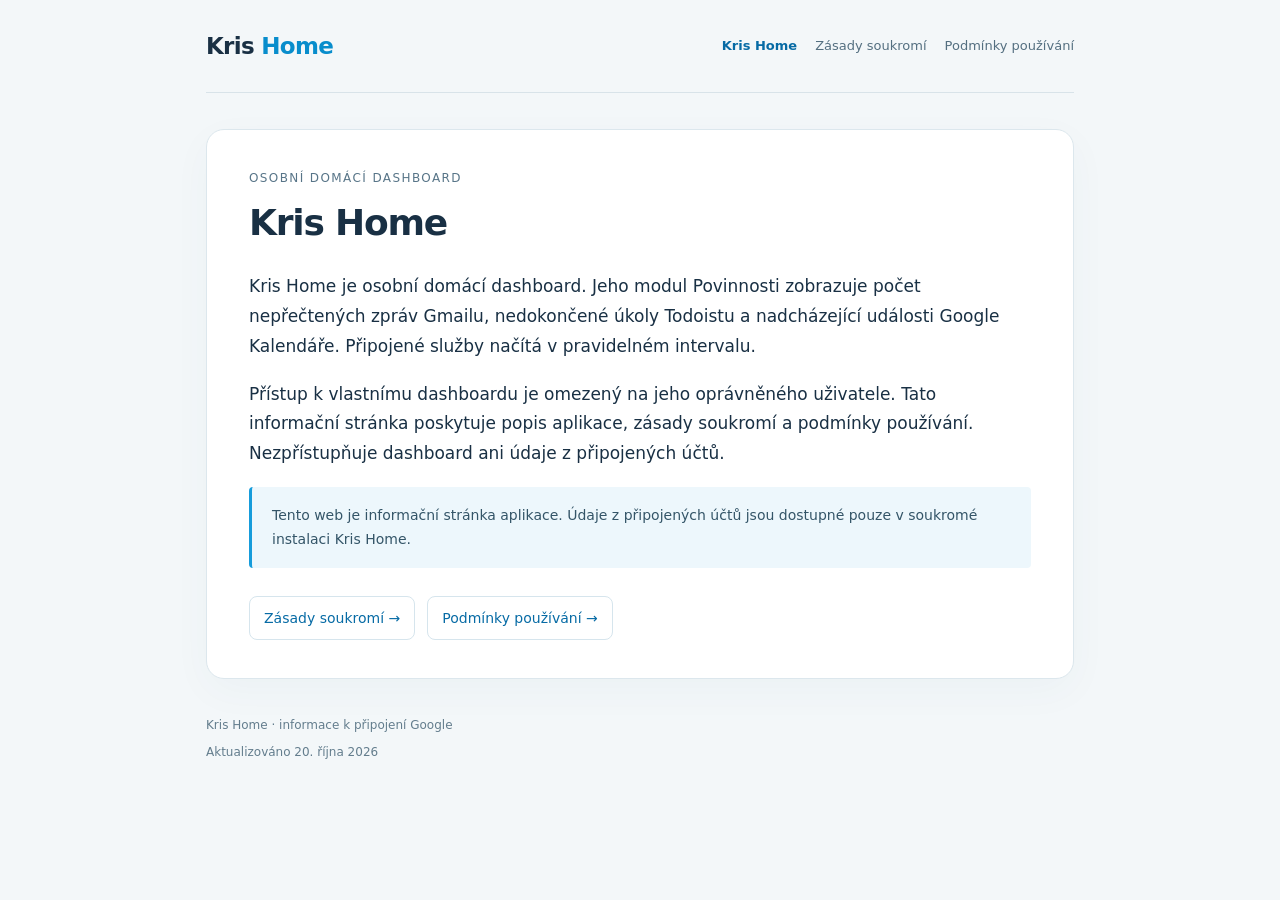
<file: index.html>
<!doctype html>
<html lang="cs"><head><meta charset="utf-8"><meta name="viewport" content="width=device-width,initial-scale=1"><meta name="description" content="Informace o osobním dashboardu Kris Home a o čtecím připojení Gmailu a Google Kalendáře."><meta name="referrer" content="no-referrer"><title>Kris Home · Kris Home</title><link rel="stylesheet" href="style.css"></head><body><div class="shell"><header><a class="brand" href="index.html">Kris <span>Home</span></a><nav aria-label="Informační stránky"><a href="index.html" aria-current="page">Kris Home</a><a href="privacy.html">Zásady soukromí</a><a href="terms.html">Podmínky používání</a></nav></header><main><p class="eyebrow">Osobní domácí dashboard</p><h1>Kris Home</h1><p>Kris Home je osobní domácí dashboard. Jeho modul Povinnosti zobrazuje počet nepřečtených zpráv Gmailu, nedokončené úkoly Todoistu a nadcházející události Google Kalendáře. Připojené služby načítá v pravidelném intervalu.</p><p>Přístup k vlastnímu dashboardu je omezený na jeho oprávněného uživatele. Tato informační stránka poskytuje popis aplikace, zásady soukromí a podmínky používání. Nezpřístupňuje dashboard ani údaje z připojených účtů.</p><p class="note">Tento web je informační stránka aplikace. Údaje z připojených účtů jsou dostupné pouze v soukromé instalaci Kris Home.</p><div class="links"><a href="privacy.html">Zásady soukromí →</a><a href="terms.html">Podmínky používání →</a></div></main><footer><p>Kris Home · informace k připojení Google</p><p>Aktualizováno 20. října 2026</p></footer></div></body></html>
</file>
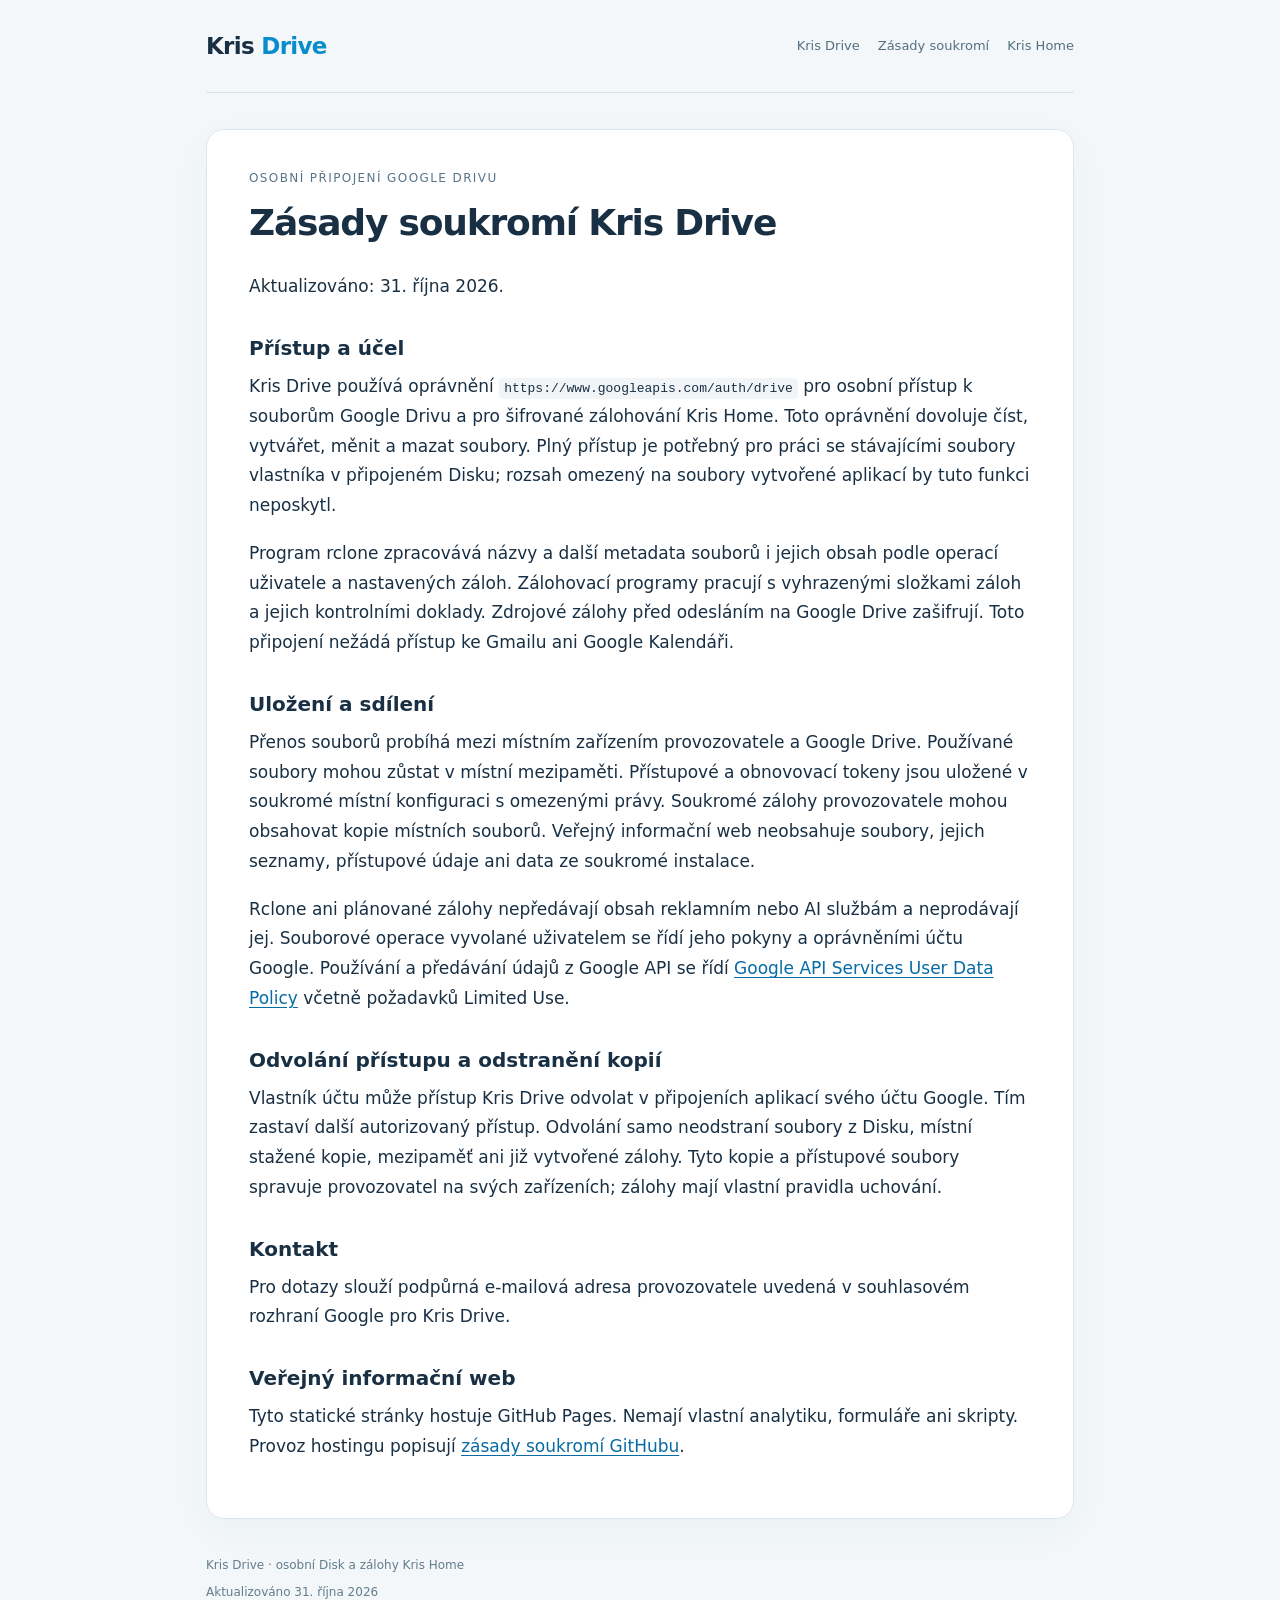
<file: drive-privacy.html>
<!doctype html>
<html lang="cs"><head><meta charset="utf-8"><meta name="viewport" content="width=device-width,initial-scale=1"><meta name="description" content="Kris Drive – osobní připojení Google Drivu a šifrované zálohy Kris Home."><meta name="referrer" content="no-referrer"><title>Zásady soukromí · Kris Drive</title><link rel="stylesheet" href="style.css"></head><body><div class="shell"><header><a class="brand" href="drive.html">Kris <span>Drive</span></a><nav aria-label="Informační stránky Disku"><a href="drive.html">Kris Drive</a><a href="drive-privacy.html">Zásady soukromí</a><a href="index.html">Kris Home</a></nav></header><main><p class="eyebrow">Osobní připojení Google Drivu</p><h1>Zásady soukromí Kris Drive</h1><p>Aktualizováno: 31. října 2026.</p><h2>Přístup a účel</h2><p>Kris Drive používá oprávnění <code>https://www.googleapis.com/auth/drive</code> pro osobní přístup k souborům Google Drivu a pro šifrované zálohování Kris Home. Toto oprávnění dovoluje číst, vytvářet, měnit a mazat soubory. Plný přístup je potřebný pro práci se stávajícími soubory vlastníka v připojeném Disku; rozsah omezený na soubory vytvořené aplikací by tuto funkci neposkytl.</p><p>Program rclone zpracovává názvy a další metadata souborů i jejich obsah podle operací uživatele a nastavených záloh. Zálohovací programy pracují s vyhrazenými složkami záloh a jejich kontrolními doklady. Zdrojové zálohy před odesláním na Google Drive zašifrují. Toto připojení nežádá přístup ke Gmailu ani Google Kalendáři.</p><h2>Uložení a sdílení</h2><p>Přenos souborů probíhá mezi místním zařízením provozovatele a Google Drive. Používané soubory mohou zůstat v místní mezipaměti. Přístupové a obnovovací tokeny jsou uložené v soukromé místní konfiguraci s omezenými právy. Soukromé zálohy provozovatele mohou obsahovat kopie místních souborů. Veřejný informační web neobsahuje soubory, jejich seznamy, přístupové údaje ani data ze soukromé instalace.</p><p>Rclone ani plánované zálohy nepředávají obsah reklamním nebo AI službám a neprodávají jej. Souborové operace vyvolané uživatelem se řídí jeho pokyny a oprávněními účtu Google. Používání a předávání údajů z Google API se řídí <a href="https://developers.google.com/terms/api-services-user-data-policy" rel="noreferrer">Google API Services User Data Policy</a> včetně požadavků Limited Use.</p><h2>Odvolání přístupu a odstranění kopií</h2><p>Vlastník účtu může přístup Kris Drive odvolat v připojeních aplikací svého účtu Google. Tím zastaví další autorizovaný přístup. Odvolání samo neodstraní soubory z Disku, místní stažené kopie, mezipaměť ani již vytvořené zálohy. Tyto kopie a přístupové soubory spravuje provozovatel na svých zařízeních; zálohy mají vlastní pravidla uchování.</p><h2>Kontakt</h2><p>Pro dotazy slouží podpůrná e-mailová adresa provozovatele uvedená v souhlasovém rozhraní Google pro Kris Drive.</p><h2>Veřejný informační web</h2><p>Tyto statické stránky hostuje GitHub Pages. Nemají vlastní analytiku, formuláře ani skripty. Provoz hostingu popisují <a href="https://docs.github.com/en/site-policy/privacy-policies/github-general-privacy-statement" rel="noreferrer">zásady soukromí GitHubu</a>.</p></main><footer><p>Kris Drive · osobní Disk a zálohy Kris Home</p><p>Aktualizováno 31. října 2026</p></footer></div></body></html>
</file>
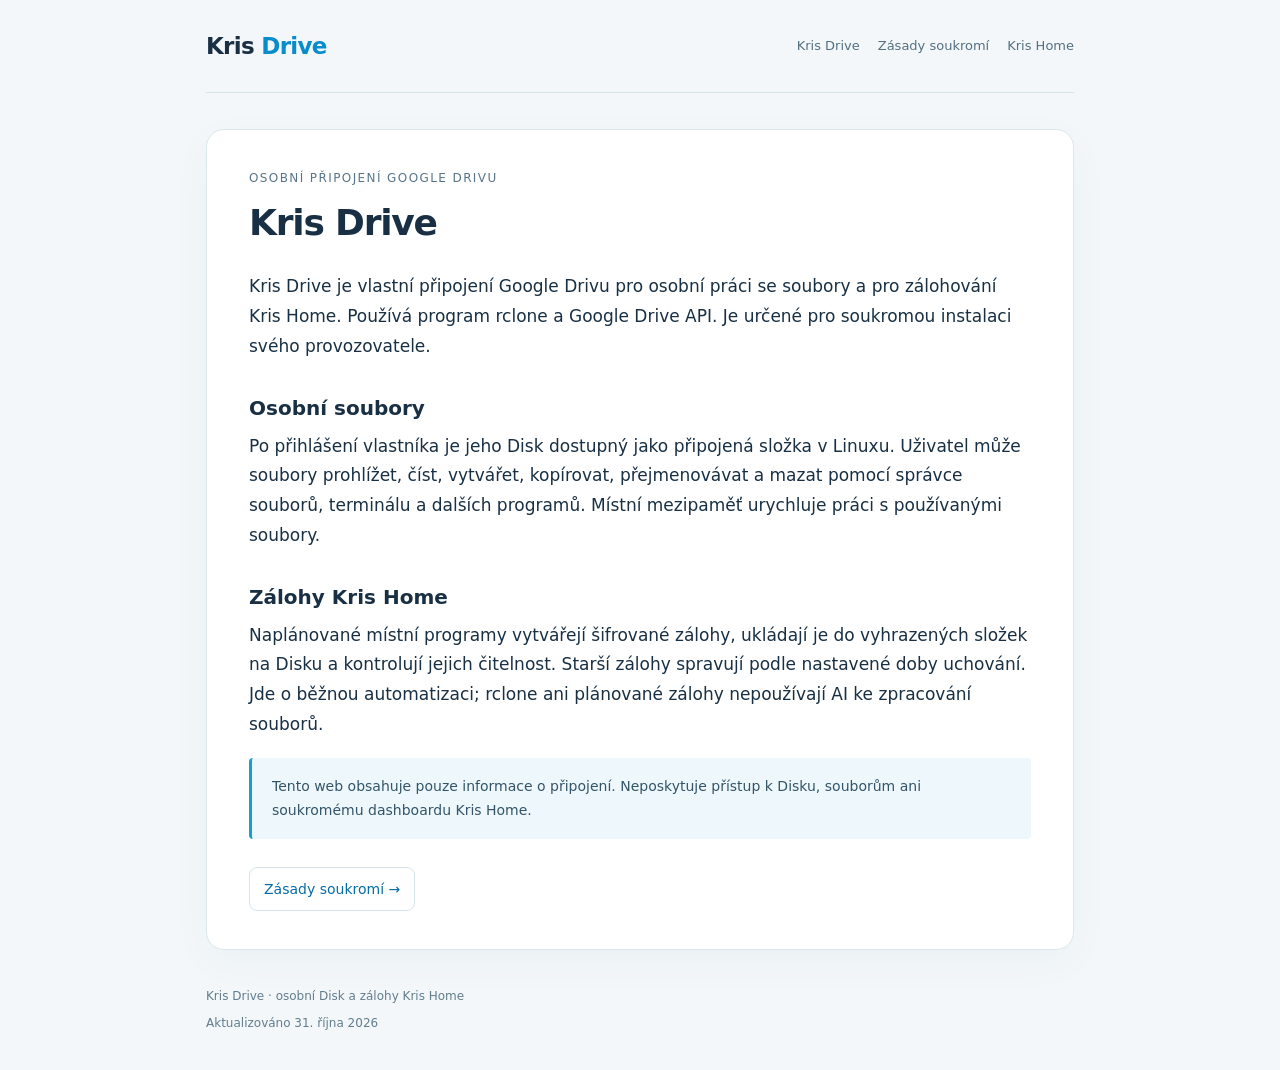
<file: drive.html>
<!doctype html>
<html lang="cs"><head><meta charset="utf-8"><meta name="viewport" content="width=device-width,initial-scale=1"><meta name="description" content="Kris Drive – osobní připojení Google Drivu a šifrované zálohy Kris Home."><meta name="referrer" content="no-referrer"><title>Kris Drive</title><link rel="stylesheet" href="style.css"></head><body><div class="shell"><header><a class="brand" href="drive.html">Kris <span>Drive</span></a><nav aria-label="Informační stránky Disku"><a href="drive.html">Kris Drive</a><a href="drive-privacy.html">Zásady soukromí</a><a href="index.html">Kris Home</a></nav></header><main><p class="eyebrow">Osobní připojení Google Drivu</p><h1>Kris Drive</h1><p>Kris Drive je vlastní připojení Google Drivu pro osobní práci se soubory a pro zálohování Kris Home. Používá program rclone a Google Drive API. Je určené pro soukromou instalaci svého provozovatele.</p><h2>Osobní soubory</h2><p>Po přihlášení vlastníka je jeho Disk dostupný jako připojená složka v Linuxu. Uživatel může soubory prohlížet, číst, vytvářet, kopírovat, přejmenovávat a mazat pomocí správce souborů, terminálu a dalších programů. Místní mezipaměť urychluje práci s používanými soubory.</p><h2>Zálohy Kris Home</h2><p>Naplánované místní programy vytvářejí šifrované zálohy, ukládají je do vyhrazených složek na Disku a kontrolují jejich čitelnost. Starší zálohy spravují podle nastavené doby uchování. Jde o běžnou automatizaci; rclone ani plánované zálohy nepoužívají AI ke zpracování souborů.</p><p class="note">Tento web obsahuje pouze informace o připojení. Neposkytuje přístup k Disku, souborům ani soukromému dashboardu Kris Home.</p><div class="links"><a href="drive-privacy.html">Zásady soukromí →</a></div></main><footer><p>Kris Drive · osobní Disk a zálohy Kris Home</p><p>Aktualizováno 31. října 2026</p></footer></div></body></html>
</file>
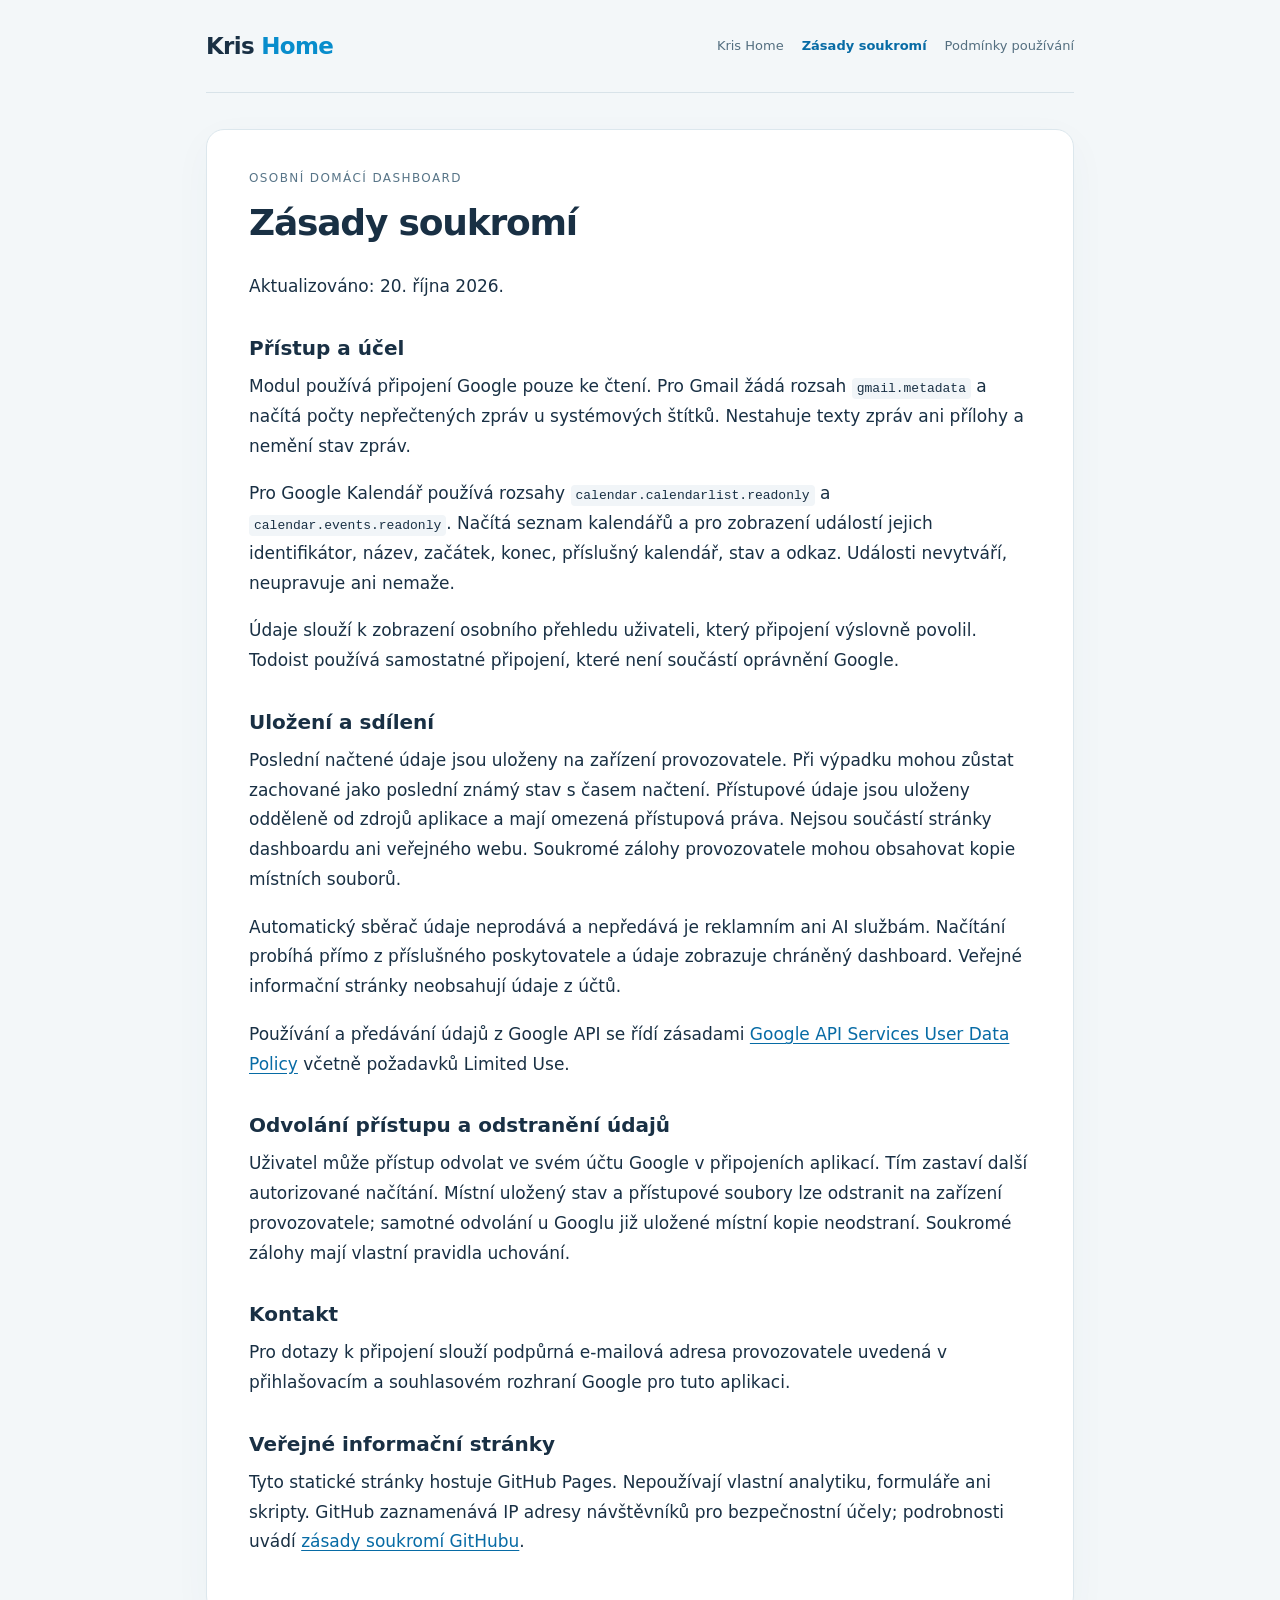
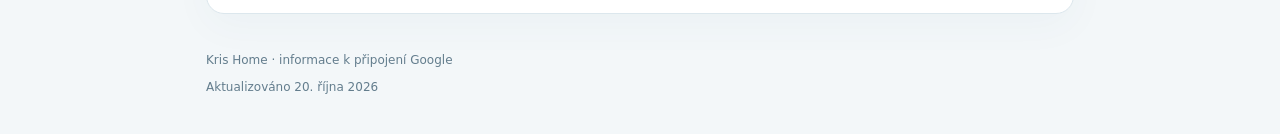
<file: privacy.html>
<!doctype html>
<html lang="cs"><head><meta charset="utf-8"><meta name="viewport" content="width=device-width,initial-scale=1"><meta name="description" content="Informace o osobním dashboardu Kris Home a o čtecím připojení Gmailu a Google Kalendáře."><meta name="referrer" content="no-referrer"><title>Zásady soukromí · Kris Home</title><link rel="stylesheet" href="style.css"></head><body><div class="shell"><header><a class="brand" href="index.html">Kris <span>Home</span></a><nav aria-label="Informační stránky"><a href="index.html">Kris Home</a><a href="privacy.html" aria-current="page">Zásady soukromí</a><a href="terms.html">Podmínky používání</a></nav></header><main><p class="eyebrow">Osobní domácí dashboard</p><h1>Zásady soukromí</h1><p>Aktualizováno: 20. října 2026.</p><h2>Přístup a účel</h2><p>Modul používá připojení Google pouze ke čtení. Pro Gmail žádá rozsah <code>gmail.metadata</code> a načítá počty nepřečtených zpráv u systémových štítků. Nestahuje texty zpráv ani přílohy a nemění stav zpráv.</p><p>Pro Google Kalendář používá rozsahy <code>calendar.calendarlist.readonly</code> a <code>calendar.events.readonly</code>. Načítá seznam kalendářů a pro zobrazení událostí jejich identifikátor, název, začátek, konec, příslušný kalendář, stav a odkaz. Události nevytváří, neupravuje ani nemaže.</p><p>Údaje slouží k zobrazení osobního přehledu uživateli, který připojení výslovně povolil. Todoist používá samostatné připojení, které není součástí oprávnění Google.</p><h2>Uložení a sdílení</h2><p>Poslední načtené údaje jsou uloženy na zařízení provozovatele. Při výpadku mohou zůstat zachované jako poslední známý stav s časem načtení. Přístupové údaje jsou uloženy odděleně od zdrojů aplikace a mají omezená přístupová práva. Nejsou součástí stránky dashboardu ani veřejného webu. Soukromé zálohy provozovatele mohou obsahovat kopie místních souborů.</p><p>Automatický sběrač údaje neprodává a nepředává je reklamním ani AI službám. Načítání probíhá přímo z příslušného poskytovatele a údaje zobrazuje chráněný dashboard. Veřejné informační stránky neobsahují údaje z účtů.</p><p>Používání a předávání údajů z Google API se řídí zásadami <a href="https://developers.google.com/terms/api-services-user-data-policy" rel="noreferrer">Google API Services User Data Policy</a> včetně požadavků Limited Use.</p><h2>Odvolání přístupu a odstranění údajů</h2><p>Uživatel může přístup odvolat ve svém účtu Google v připojeních aplikací. Tím zastaví další autorizované načítání. Místní uložený stav a přístupové soubory lze odstranit na zařízení provozovatele; samotné odvolání u Googlu již uložené místní kopie neodstraní. Soukromé zálohy mají vlastní pravidla uchování.</p><h2>Kontakt</h2><p>Pro dotazy k připojení slouží podpůrná e-mailová adresa provozovatele uvedená v přihlašovacím a souhlasovém rozhraní Google pro tuto aplikaci.</p><h2>Veřejné informační stránky</h2><p>Tyto statické stránky hostuje GitHub Pages. Nepoužívají vlastní analytiku, formuláře ani skripty. GitHub zaznamenává IP adresy návštěvníků pro bezpečnostní účely; podrobnosti uvádí <a href="https://docs.github.com/en/site-policy/privacy-policies/github-general-privacy-statement" rel="noreferrer">zásady soukromí GitHubu</a>.</p></main><footer><p>Kris Home · informace k připojení Google</p><p>Aktualizováno 20. října 2026</p></footer></div></body></html>
</file>
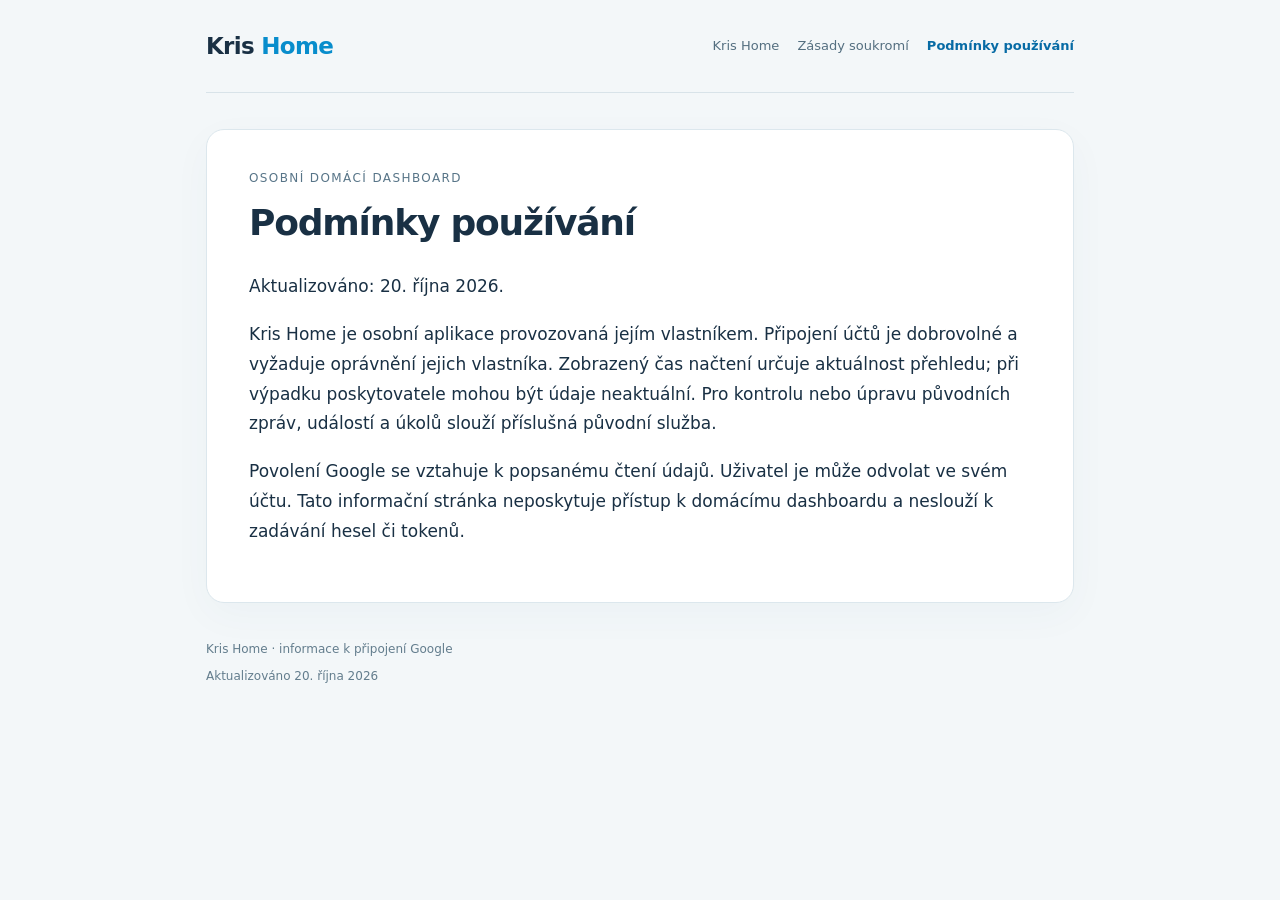
<file: terms.html>
<!doctype html>
<html lang="cs"><head><meta charset="utf-8"><meta name="viewport" content="width=device-width,initial-scale=1"><meta name="description" content="Informace o osobním dashboardu Kris Home a o čtecím připojení Gmailu a Google Kalendáře."><meta name="referrer" content="no-referrer"><title>Podmínky používání · Kris Home</title><link rel="stylesheet" href="style.css"></head><body><div class="shell"><header><a class="brand" href="index.html">Kris <span>Home</span></a><nav aria-label="Informační stránky"><a href="index.html">Kris Home</a><a href="privacy.html">Zásady soukromí</a><a href="terms.html" aria-current="page">Podmínky používání</a></nav></header><main><p class="eyebrow">Osobní domácí dashboard</p><h1>Podmínky používání</h1><p>Aktualizováno: 20. října 2026.</p><p>Kris Home je osobní aplikace provozovaná jejím vlastníkem. Připojení účtů je dobrovolné a vyžaduje oprávnění jejich vlastníka. Zobrazený čas načtení určuje aktuálnost přehledu; při výpadku poskytovatele mohou být údaje neaktuální. Pro kontrolu nebo úpravu původních zpráv, událostí a úkolů slouží příslušná původní služba.</p><p>Povolení Google se vztahuje k popsanému čtení údajů. Uživatel je může odvolat ve svém účtu. Tato informační stránka neposkytuje přístup k domácímu dashboardu a neslouží k zadávání hesel či tokenů.</p></main><footer><p>Kris Home · informace k připojení Google</p><p>Aktualizováno 20. října 2026</p></footer></div></body></html>
</file>
<file: style.css>
*{box-sizing:border-box}html{color-scheme:light}body{margin:0;background:#f3f7f9;color:#193044;font:17px/1.75 system-ui,-apple-system,sans-serif}a{color:#076ba5;text-underline-offset:3px}a:hover{color:#074e77}.shell{max-width:920px;margin:auto;padding:0 26px}header{display:flex;justify-content:space-between;align-items:center;gap:24px;padding:26px 0;border-bottom:1px solid #d8e3e9}.brand{font-size:23px;font-weight:750;letter-spacing:-.7px;text-decoration:none;color:#193044}.brand span{color:#088dcc}nav{display:flex;gap:18px;font-size:13px}nav a{text-decoration:none;color:#546f80}nav a[aria-current]{color:#076ba5;font-weight:700}.eyebrow{font-size:12px;text-transform:uppercase;letter-spacing:1.4px;color:#587588;margin:0 0 12px}main{margin:36px 0;background:white;border:1px solid #dce7ed;border-radius:18px;padding:38px 42px;box-shadow:0 12px 40px #264e6809}h1{font-size:36px;line-height:1.2;letter-spacing:-1.2px;margin:0 0 28px}h2{font-size:20px;margin:32px 0 10px;line-height:1.4}p{margin:0 0 18px}code{font-size:13px;background:#f1f5f8;padding:3px 5px;border-radius:4px;overflow-wrap:anywhere}.note{background:#edf7fc;border-left:3px solid #169cdb;padding:16px 20px;color:#345568;font-size:14px;border-radius:4px}.links{display:flex;gap:12px;flex-wrap:wrap;margin-top:28px}.links a{display:inline-block;border:1px solid #d6e5ed;border-radius:8px;padding:9px 14px;text-decoration:none;font-size:14px}footer{font-size:12px;color:#637d8d;padding:0 0 30px}footer p{margin:0 0 6px}a:focus-visible{outline:3px solid #169cdb;outline-offset:5px}@media(max-width:650px){.shell{padding:0 18px}header{align-items:flex-start;flex-direction:column;gap:12px}nav{gap:14px;flex-wrap:wrap}main{padding:25px 22px;margin:24px 0}h1{font-size:29px}body{font-size:16px}}
</file>
